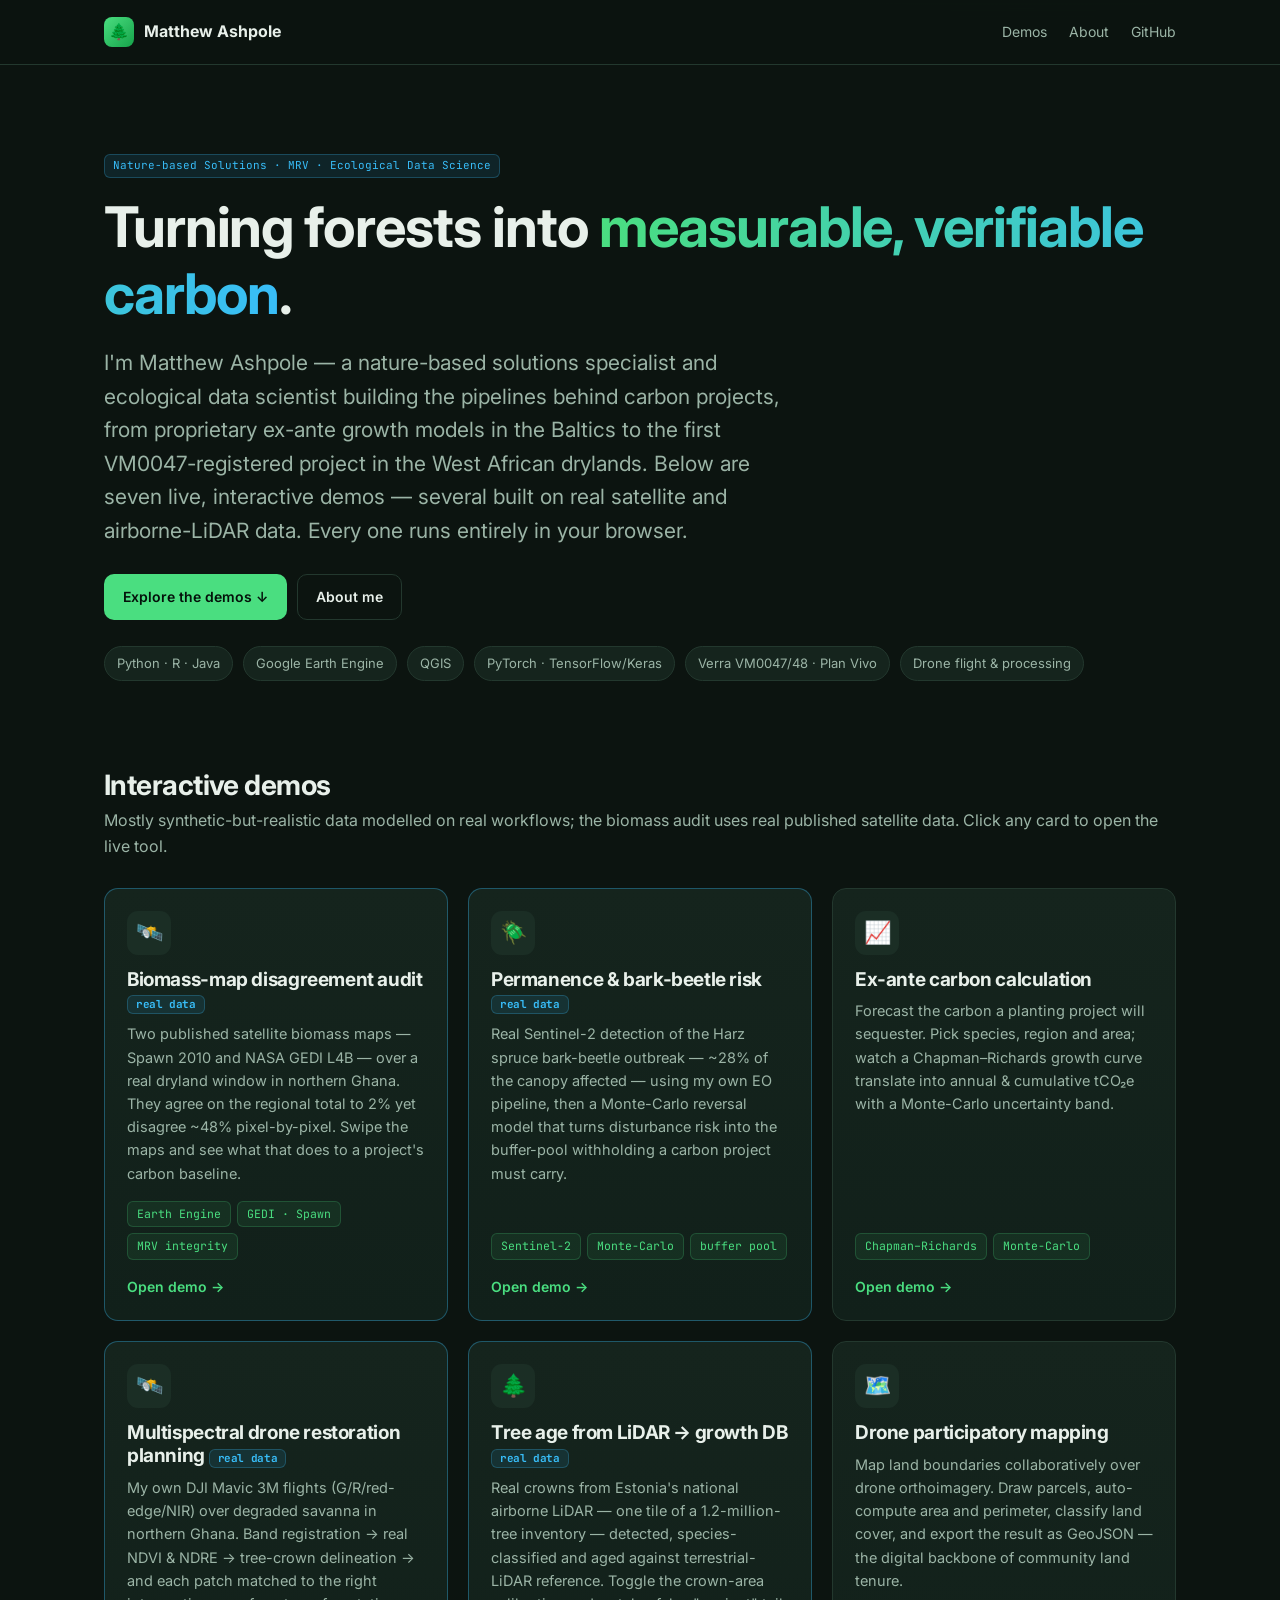
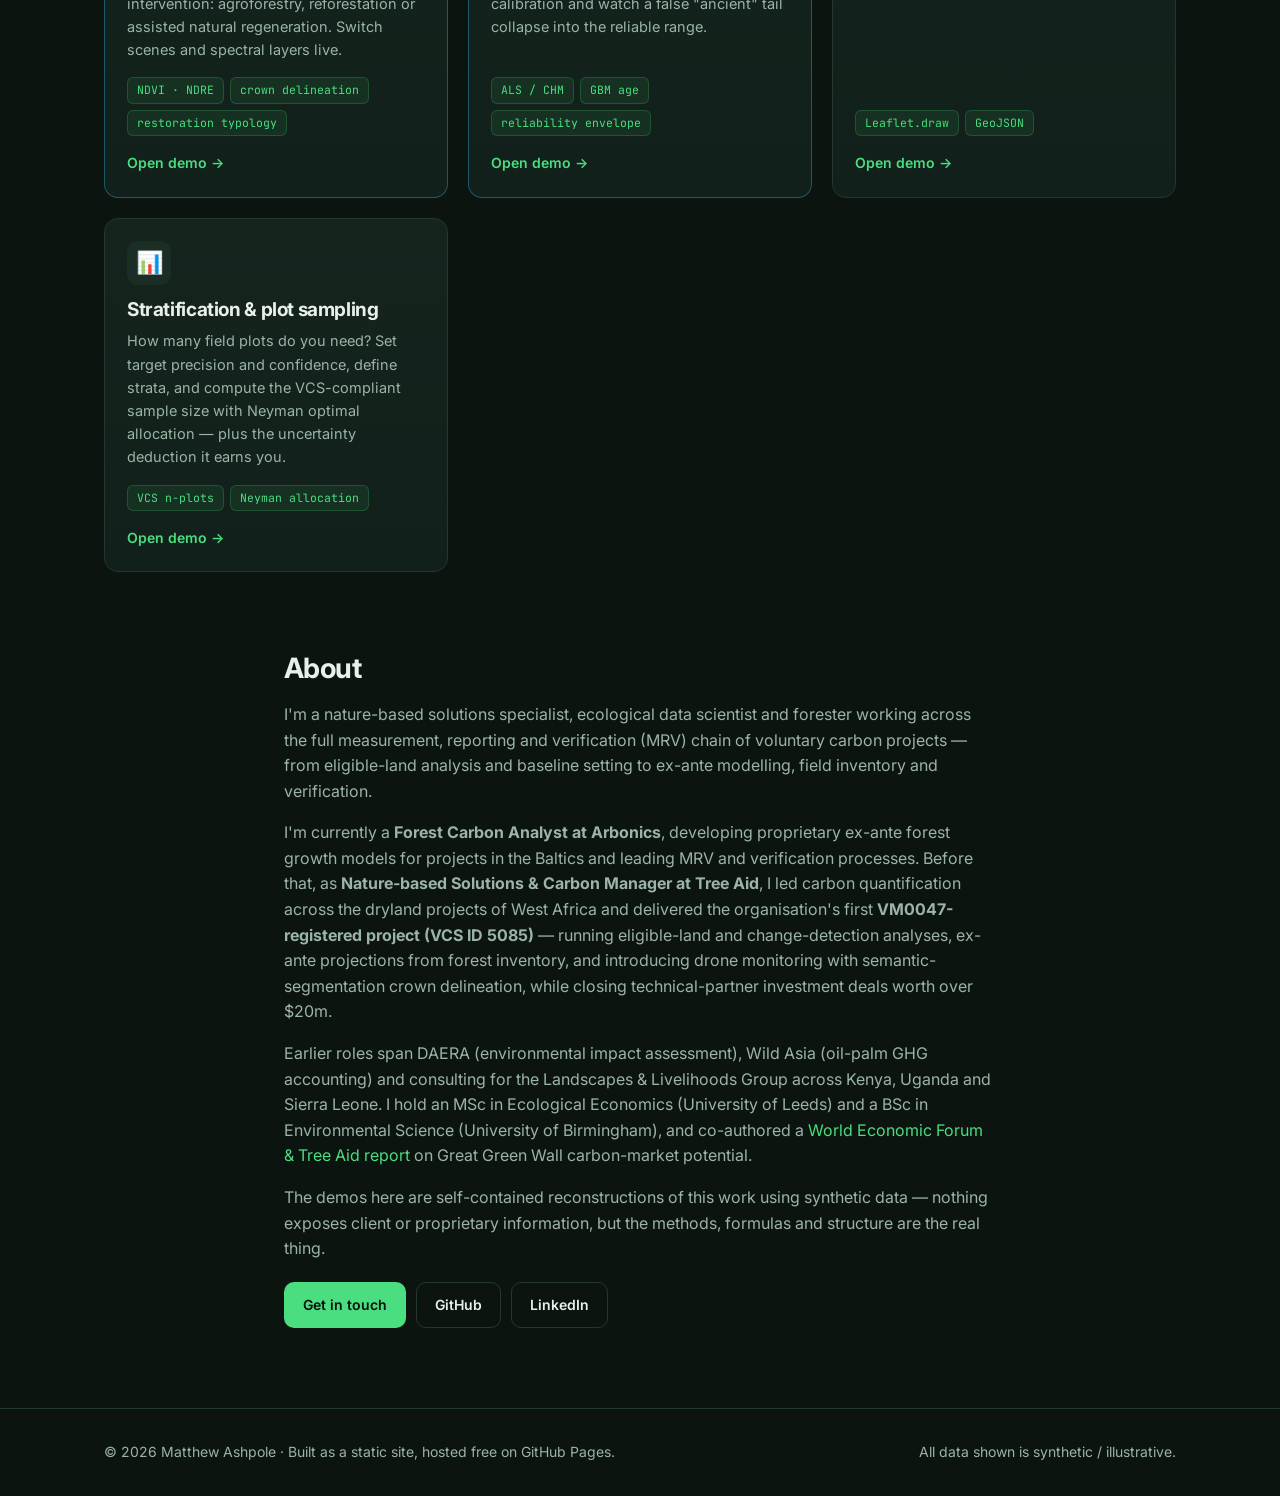
<file: index.html>
<!DOCTYPE html>
<html lang="en">
<head>
  <meta charset="UTF-8" />
  <meta name="viewport" content="width=device-width, initial-scale=1.0" />
  <title>Matthew Ashpole — Carbon MRV & Geospatial Data Science</title>
  <meta name="description" content="Interactive demos of forest carbon ex-ante estimation, LiDAR tree-age modelling, drone mapping, site eligibility and inventory sampling statistics." />
  <link rel="preconnect" href="https://fonts.googleapis.com" />
  <link href="https://fonts.googleapis.com/css2?family=Inter:wght@400;500;600;700&family=JetBrains+Mono:wght@400;500&display=swap" rel="stylesheet" />
  <link rel="stylesheet" href="assets/css/style.css" />
  <link rel="icon" href="data:image/svg+xml,<svg xmlns='http://www.w3.org/2000/svg' viewBox='0 0 100 100'><text y='.9em' font-size='90'>🌲</text></svg>" />
</head>
<body>
  <nav class="nav">
    <div class="container">
      <a class="brand" href="index.html"><span class="logo">🌲</span> Matthew Ashpole</a>
      <div class="nav-links">
        <a href="#demos">Demos</a>
        <a href="#about">About</a>
        <a href="https://github.com/ashpolematthew-arbonics" target="_blank" rel="noopener">GitHub</a>
      </div>
    </div>
  </nav>

  <header class="hero">
    <div class="container">
      <span class="badge">Nature-based Solutions · MRV · Ecological Data Science</span>
      <h1 style="margin-top:16px">Turning forests into <span class="grad">measurable, verifiable carbon</span>.</h1>
      <p class="lede">I'm Matthew Ashpole — a nature-based solutions specialist and ecological data scientist building the pipelines behind carbon projects, from proprietary ex-ante growth models in the Baltics to the first VM0047-registered project in the West African drylands. Below are seven live, interactive demos — several built on real satellite and airborne-LiDAR data. Every one runs entirely in your browser.</p>
      <div class="pill-row">
        <a class="btn btn-primary" href="#demos">Explore the demos ↓</a>
        <a class="btn btn-ghost" href="#about">About me</a>
      </div>
      <div class="pill-row" style="margin-top:26px">
        <span class="pill">Python · R · Java</span>
        <span class="pill">Google Earth Engine</span>
        <span class="pill">QGIS</span>
        <span class="pill">PyTorch · TensorFlow/Keras</span>
        <span class="pill">Verra VM0047/48 · Plan Vivo</span>
        <span class="pill">Drone flight & processing</span>
      </div>
    </div>
  </header>

  <main>
    <section class="section" id="demos">
      <div class="container">
        <h2>Interactive demos</h2>
        <p class="sub">Mostly synthetic-but-realistic data modelled on real workflows; the biomass audit uses real published satellite data. Click any card to open the live tool.</p>
        <div class="grid">

          <a class="card" href="demos/biomass-audit.html" style="border-color:rgba(56,189,248,.35)">
            <div class="icon">🛰️</div>
            <h3>Biomass-map disagreement audit <span class="badge">real data</span></h3>
            <p>Two published satellite biomass maps — Spawn 2010 and NASA GEDI L4B — over a real dryland window in northern Ghana. They agree on the regional total to 2% yet disagree ~48% pixel-by-pixel. Swipe the maps and see what that does to a project's carbon baseline.</p>
            <div class="tags"><span class="tag">Earth Engine</span><span class="tag">GEDI · Spawn</span><span class="tag">MRV integrity</span></div>
            <div class="go">Open demo →</div>
          </a>

          <a class="card" href="demos/permanence.html" style="border-color:rgba(56,189,248,.35)">
            <div class="icon">🪲</div>
            <h3>Permanence &amp; bark-beetle risk <span class="badge">real data</span></h3>
            <p>Real Sentinel-2 detection of the Harz spruce bark-beetle outbreak — ~28% of the canopy affected — using my own EO pipeline, then a Monte-Carlo reversal model that turns disturbance risk into the buffer-pool withholding a carbon project must carry.</p>
            <div class="tags"><span class="tag">Sentinel-2</span><span class="tag">Monte-Carlo</span><span class="tag">buffer pool</span></div>
            <div class="go">Open demo →</div>
          </a>

          <a class="card" href="demos/ex-ante.html">
            <div class="icon">📈</div>
            <h3>Ex-ante carbon calculation</h3>
            <p>Forecast the carbon a planting project will sequester. Pick species, region and area; watch a Chapman–Richards growth curve translate into annual & cumulative tCO₂e with a Monte-Carlo uncertainty band.</p>
            <div class="tags"><span class="tag">Chapman–Richards</span><span class="tag">Monte-Carlo</span></div>
            <div class="go">Open demo →</div>
          </a>

          <a class="card" href="demos/drone-multispectral.html" style="border-color:rgba(56,189,248,.35)">
            <div class="icon">🛰️</div>
            <h3>Multispectral drone restoration planning <span class="badge">real data</span></h3>
            <p>My own DJI Mavic 3M flights (G/R/red-edge/NIR) over degraded savanna in northern Ghana. Band registration → real NDVI &amp; NDRE → tree-crown delineation → and each patch matched to the right intervention: agroforestry, reforestation or assisted natural regeneration. Switch scenes and spectral layers live.</p>
            <div class="tags"><span class="tag">NDVI · NDRE</span><span class="tag">crown delineation</span><span class="tag">restoration typology</span></div>
            <div class="go">Open demo →</div>
          </a>

          <a class="card" href="demos/lidar-age.html" style="border-color:rgba(56,189,248,.35)">
            <div class="icon">🌲</div>
            <h3>Tree age from LiDAR → growth DB <span class="badge">real data</span></h3>
            <p>Real crowns from Estonia's national airborne LiDAR — one tile of a 1.2-million-tree inventory — detected, species-classified and aged against terrestrial-LiDAR reference. Toggle the crown-area calibration and watch a false "ancient" tail collapse into the reliable range.</p>
            <div class="tags"><span class="tag">ALS / CHM</span><span class="tag">GBM age</span><span class="tag">reliability envelope</span></div>
            <div class="go">Open demo →</div>
          </a>

          <a class="card" href="demos/participatory-mapping.html">
            <div class="icon">🗺️</div>
            <h3>Drone participatory mapping</h3>
            <p>Map land boundaries collaboratively over drone orthoimagery. Draw parcels, auto-compute area and perimeter, classify land cover, and export the result as GeoJSON — the digital backbone of community land tenure.</p>
            <div class="tags"><span class="tag">Leaflet.draw</span><span class="tag">GeoJSON</span></div>
            <div class="go">Open demo →</div>
          </a>

          <a class="card" href="demos/sampling.html">
            <div class="icon">📊</div>
            <h3>Stratification & plot sampling</h3>
            <p>How many field plots do you need? Set target precision and confidence, define strata, and compute the VCS-compliant sample size with Neyman optimal allocation — plus the uncertainty deduction it earns you.</p>
            <div class="tags"><span class="tag">VCS n-plots</span><span class="tag">Neyman allocation</span></div>
            <div class="go">Open demo →</div>
          </a>

        </div>
      </div>
    </section>

    <section class="section" id="about">
      <div class="container" style="max-width:760px">
        <h2>About</h2>
        <p class="muted">I'm a nature-based solutions specialist, ecological data scientist and forester working across the full measurement, reporting and verification (MRV) chain of voluntary carbon projects — from eligible-land analysis and baseline setting to ex-ante modelling, field inventory and verification.</p>
        <p class="muted">I'm currently a <strong>Forest Carbon Analyst at Arbonics</strong>, developing proprietary ex-ante forest growth models for projects in the Baltics and leading MRV and verification processes. Before that, as <strong>Nature-based Solutions &amp; Carbon Manager at Tree Aid</strong>, I led carbon quantification across the dryland projects of West Africa and delivered the organisation's first <strong>VM0047-registered project (VCS ID 5085)</strong> — running eligible-land and change-detection analyses, ex-ante projections from forest inventory, and introducing drone monitoring with semantic-segmentation crown delineation, while closing technical-partner investment deals worth over $20m.</p>
        <p class="muted">Earlier roles span DAERA (environmental impact assessment), Wild Asia (oil-palm GHG accounting) and consulting for the Landscapes &amp; Livelihoods Group across Kenya, Uganda and Sierra Leone. I hold an MSc in Ecological Economics (University of Leeds) and a BSc in Environmental Science (University of Birmingham), and co-authored a <a href="https://treeaid.org/wp-content/uploads/2026/01/report_realising_voluntary_carbon_market_sahelian.pdf?srsltid=AfmBOopRlZZ32UVC8usab6wZ2CTj3r050CoG203eO3UiUrRQAA5W1kiq" target="_blank" rel="noopener">World Economic Forum &amp; Tree Aid report</a> on Great Green Wall carbon-market potential.</p>
        <p class="muted">The demos here are self-contained reconstructions of this work using synthetic data — nothing exposes client or proprietary information, but the methods, formulas and structure are the real thing.</p>
        <div class="pill-row" style="margin-top:20px">
          <a class="btn btn-primary" href="mailto:ashpolematthew@gmail.com">Get in touch</a>
          <a class="btn btn-ghost" href="https://github.com/ashpolematthew-arbonics" target="_blank" rel="noopener">GitHub</a>
          <a class="btn btn-ghost" href="https://www.linkedin.com/in/matthewashpole/" target="_blank" rel="noopener">LinkedIn</a>
        </div>
      </div>
    </section>
  </main>

  <footer class="footer">
    <div class="container">
      <span>© <span id="yr"></span> Matthew Ashpole · Built as a static site, hosted free on GitHub Pages.</span>
      <span class="muted">All data shown is synthetic / illustrative.</span>
    </div>
  </footer>
  <script>document.getElementById('yr').textContent = new Date().getFullYear();</script>
</body>
</html>
</file>
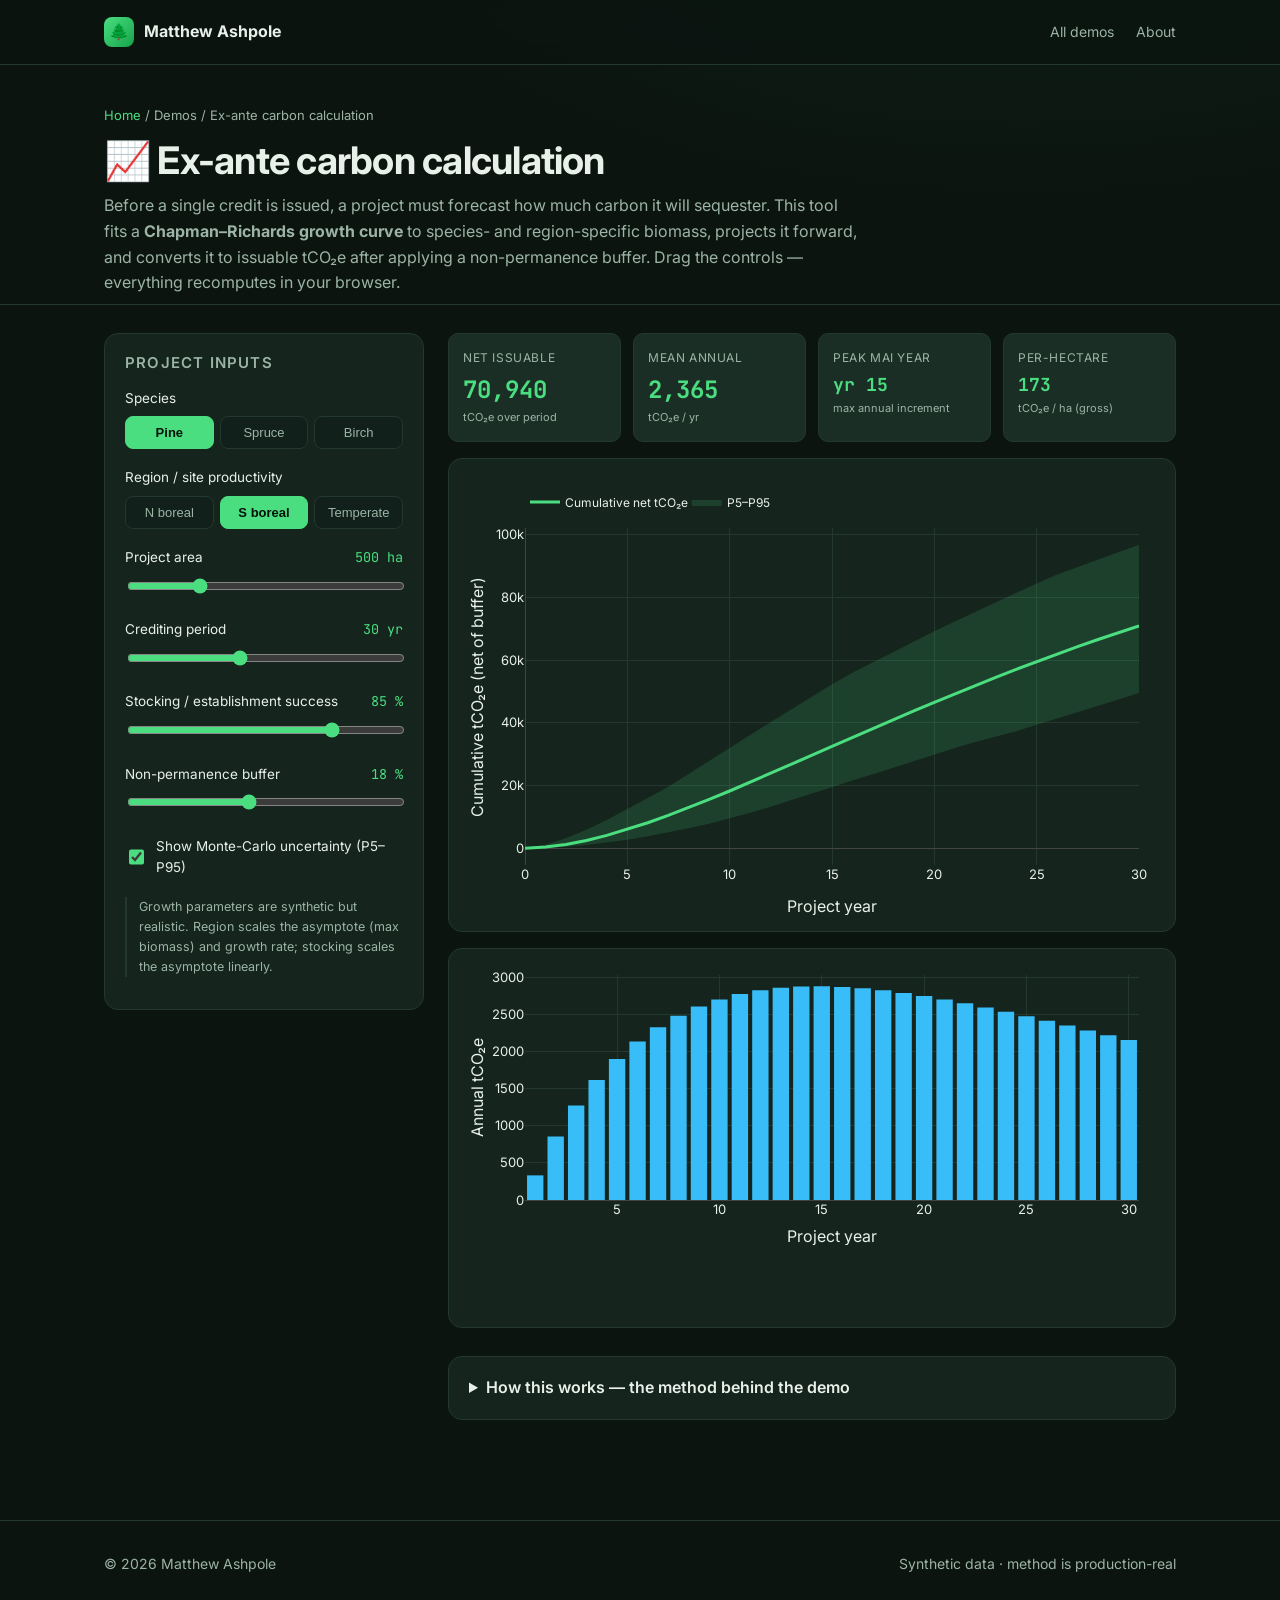
<file: demos/ex-ante.html>
<!DOCTYPE html>
<html lang="en">
<head>
  <meta charset="UTF-8" />
  <meta name="viewport" content="width=device-width, initial-scale=1.0" />
  <title>Ex-ante carbon calculation — Matthew Ashpole</title>
  <link href="https://fonts.googleapis.com/css2?family=Inter:wght@400;500;600;700&family=JetBrains+Mono:wght@400;500&display=swap" rel="stylesheet" />
  <link rel="stylesheet" href="../assets/css/style.css" />
  <link rel="icon" href="data:image/svg+xml,<svg xmlns='http://www.w3.org/2000/svg' viewBox='0 0 100 100'><text y='.9em' font-size='90'>🌲</text></svg>" />
  <script src="https://cdn.plot.ly/plotly-2.32.0.min.js" charset="utf-8"></script>
</head>
<body>
  <nav class="nav"><div class="container">
    <a class="brand" href="../index.html"><span class="logo">🌲</span> Matthew Ashpole</a>
    <div class="nav-links"><a href="../index.html#demos">All demos</a><a href="../index.html#about">About</a></div>
  </div></nav>

  <header class="demo-head"><div class="container">
    <div class="crumb"><a href="../index.html">Home</a> / Demos / Ex-ante carbon calculation</div>
    <h1>📈 Ex-ante carbon calculation</h1>
    <p>Before a single credit is issued, a project must forecast how much carbon it will sequester. This tool fits a <strong>Chapman–Richards growth curve</strong> to species- and region-specific biomass, projects it forward, and converts it to issuable tCO₂e after applying a non-permanence buffer. Drag the controls — everything recomputes in your browser.</p>
  </div></header>

  <div class="demo-body"><div class="container">
    <div class="layout">
      <aside class="panel controls">
        <h3>Project inputs</h3>

        <div class="ctl">
          <label>Species</label>
          <div class="seg" id="species">
            <button data-val="pine" class="active">Pine</button>
            <button data-val="spruce">Spruce</button>
            <button data-val="birch">Birch</button>
          </div>
        </div>

        <div class="ctl">
          <label>Region / site productivity</label>
          <div class="seg" id="region">
            <button data-val="north">N boreal</button>
            <button data-val="south" class="active">S boreal</button>
            <button data-val="temperate">Temperate</button>
          </div>
        </div>

        <div class="ctl">
          <label>Project area <span class="val" id="areaV">500 ha</span></label>
          <input type="range" id="area" min="10" max="2000" step="10" value="500" />
        </div>

        <div class="ctl">
          <label>Crediting period <span class="val" id="yearsV">30 yr</span></label>
          <input type="range" id="years" min="10" max="60" step="5" value="30" />
        </div>

        <div class="ctl">
          <label>Stocking / establishment success <span class="val" id="stockV">85 %</span></label>
          <input type="range" id="stock" min="40" max="100" step="5" value="85" />
        </div>

        <div class="ctl">
          <label>Non-permanence buffer <span class="val" id="bufV">18 %</span></label>
          <input type="range" id="buf" min="5" max="35" step="1" value="18" />
        </div>

        <div class="ctl">
          <label class="checkrow"><input type="checkbox" id="mc" checked /> Show Monte-Carlo uncertainty (P5–P95)</label>
        </div>

        <p class="note">Growth parameters are synthetic but realistic. Region scales the asymptote (max biomass) and growth rate; stocking scales the asymptote linearly.</p>
      </aside>

      <main>
        <div class="stat-row">
          <div class="stat"><div class="k">Net issuable</div><div class="v" id="sTotal">—</div><div class="muted" style="font-size:11px">tCO₂e over period</div></div>
          <div class="stat"><div class="k">Mean annual</div><div class="v" id="sAnnual">—</div><div class="muted" style="font-size:11px">tCO₂e / yr</div></div>
          <div class="stat"><div class="k">Peak MAI year</div><div class="v small" id="sPeak">—</div><div class="muted" style="font-size:11px">max annual increment</div></div>
          <div class="stat"><div class="k">Per-hectare</div><div class="v small" id="sHa">—</div><div class="muted" style="font-size:11px">tCO₂e / ha (gross)</div></div>
        </div>

        <div class="viz"><div id="plot" class="plot"></div></div>
        <div class="viz" style="margin-top:16px"><div id="plot2" class="plot" style="height:280px"></div></div>

        <div class="method">
          <details>
            <summary>How this works — the method behind the demo</summary>
            <div class="body">
              <p>Biomass accumulation is modelled with the <strong>Chapman–Richards</strong> function, the workhorse of forest growth modelling:</p>
              <p class="mono eq">B(t) = B<sub>max</sub> · (1 − e<sup>−k·t</sup>)<sup>p</sup></p>
              <p>where <code>B_max</code> is the asymptotic biomass (tCO₂e/ha) set by species × site, <code>k</code> governs growth rate and <code>p</code> the sigmoidal shape. Annual carbon increment is the year-on-year difference, multiplied by project area and stocking.</p>
              <p>The <strong>uncertainty band</strong> comes from a Monte-Carlo run (250 draws) that perturbs <code>k</code> and <code>p</code> within calibration bounds, then takes the P5–P95 envelope — mirroring how ex-ante uncertainty is propagated in practice.</p>
              <p>Net issuable credits apply a <strong>non-permanence buffer</strong> withholding (à la Verra AFOLU): <code>net = gross × (1 − buffer)</code>. In production this also nets out baseline and leakage; those are held at zero here for clarity.</p>
            </div>
          </details>
        </div>
      </main>
    </div>
  </div></div>

  <footer class="footer"><div class="container">
    <span>© <span id="yr"></span> Matthew Ashpole</span><span class="muted">Synthetic data · method is production-real</span>
  </div></footer>

  <script src="../assets/js/common.js"></script>
  <script src="../assets/js/ex-ante.js"></script>
  <script>document.getElementById('yr').textContent = new Date().getFullYear();</script>
</body>
</html>
</file>
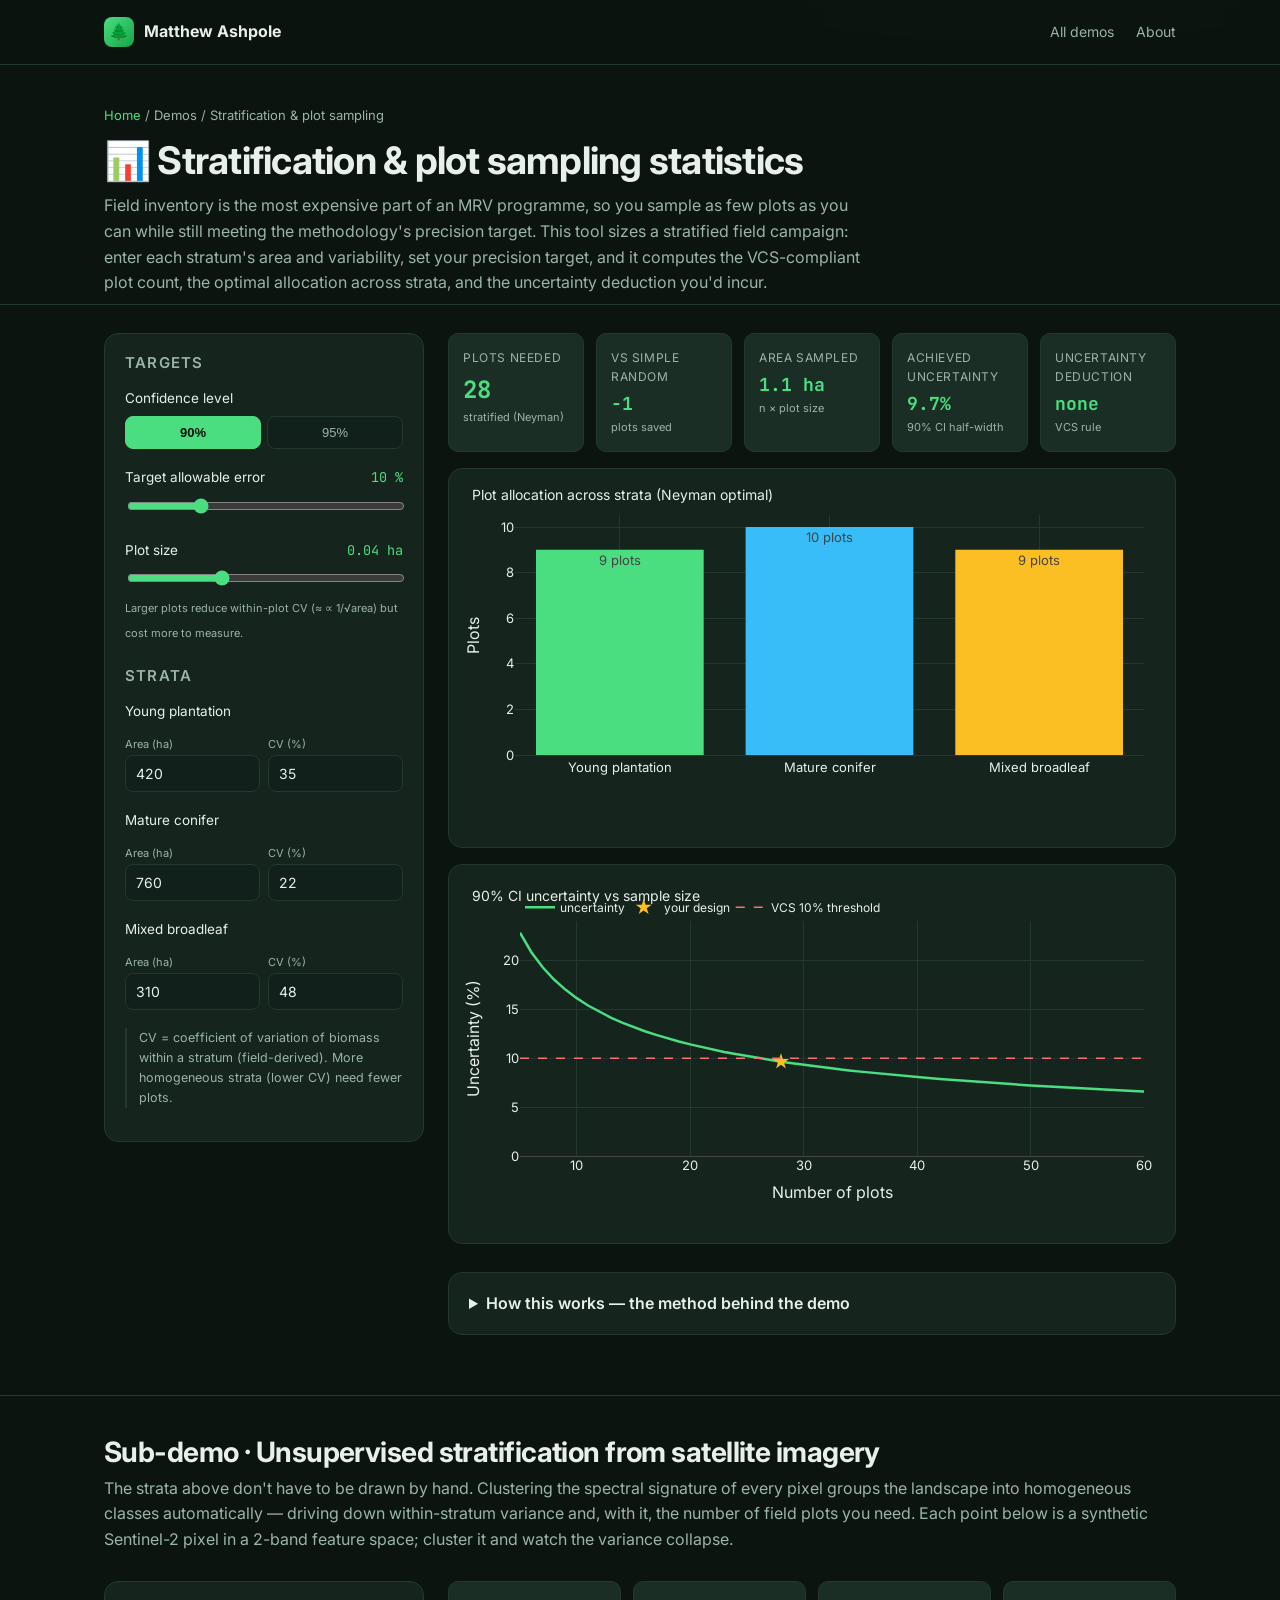
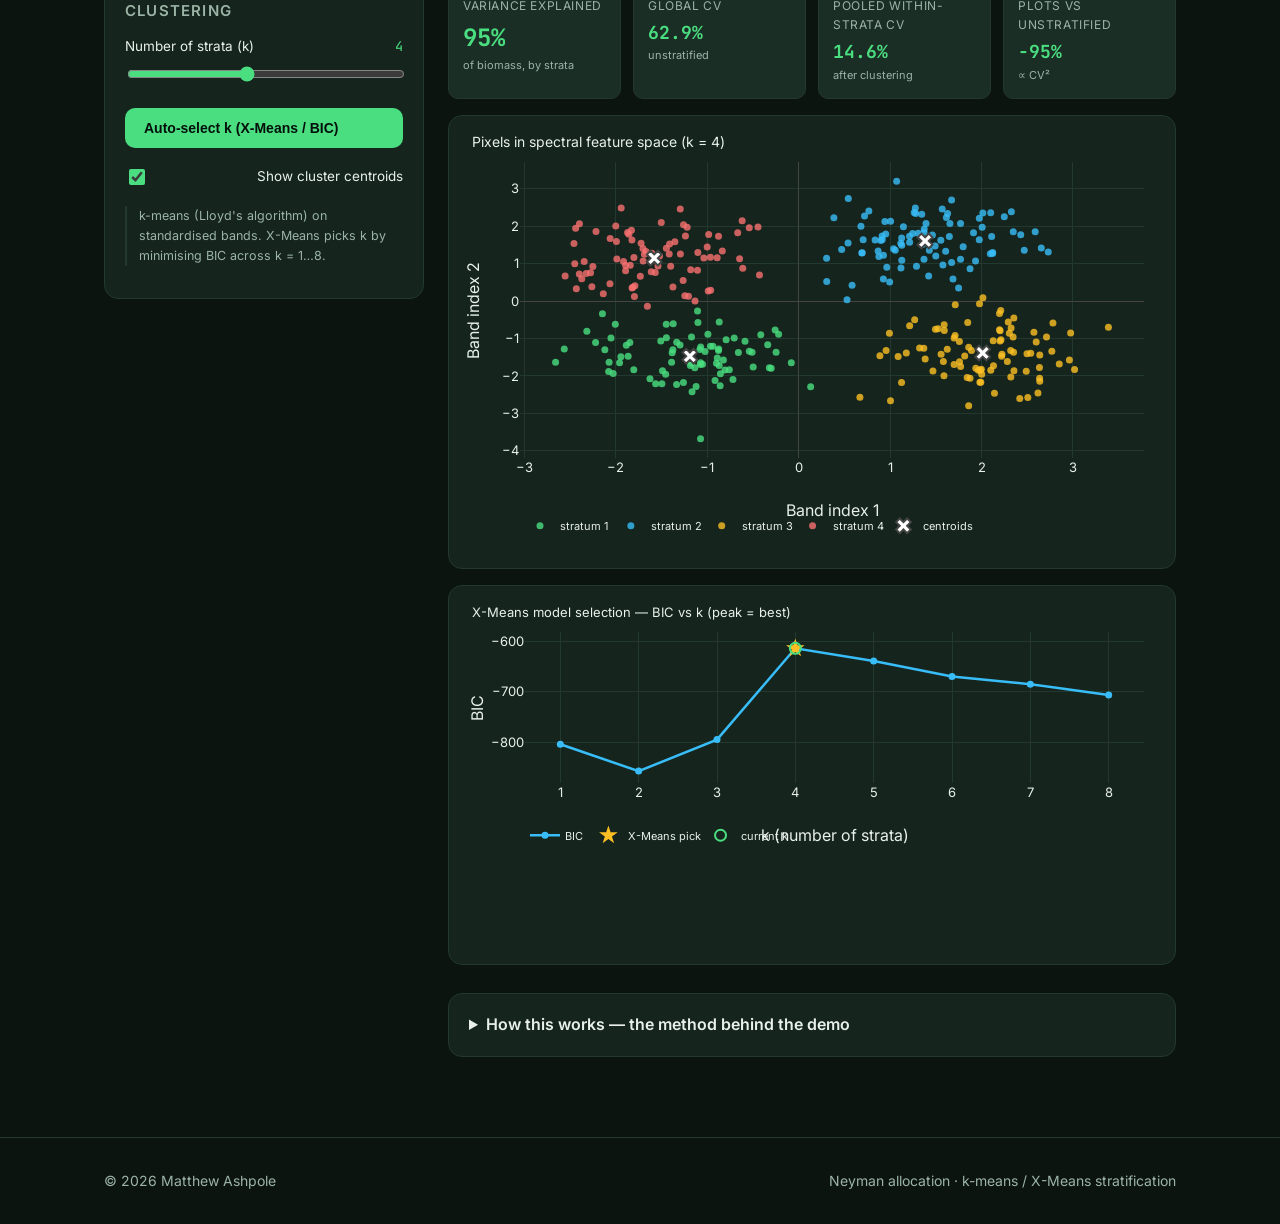
<file: demos/sampling.html>
<!DOCTYPE html>
<html lang="en">
<head>
  <meta charset="UTF-8" />
  <meta name="viewport" content="width=device-width, initial-scale=1.0" />
  <title>Stratification & plot sampling — Matthew Ashpole</title>
  <link href="https://fonts.googleapis.com/css2?family=Inter:wght@400;500;600;700&family=JetBrains+Mono:wght@400;500&display=swap" rel="stylesheet" />
  <link rel="stylesheet" href="../assets/css/style.css" />
  <link rel="icon" href="data:image/svg+xml,<svg xmlns='http://www.w3.org/2000/svg' viewBox='0 0 100 100'><text y='.9em' font-size='90'>🌲</text></svg>" />
  <script src="https://cdn.plot.ly/plotly-2.32.0.min.js" charset="utf-8"></script>
</head>
<body>
  <nav class="nav"><div class="container">
    <a class="brand" href="../index.html"><span class="logo">🌲</span> Matthew Ashpole</a>
    <div class="nav-links"><a href="../index.html#demos">All demos</a><a href="../index.html#about">About</a></div>
  </div></nav>

  <header class="demo-head"><div class="container">
    <div class="crumb"><a href="../index.html">Home</a> / Demos / Stratification &amp; plot sampling</div>
    <h1>📊 Stratification &amp; plot sampling statistics</h1>
    <p>Field inventory is the most expensive part of an MRV programme, so you sample as few plots as you can while still meeting the methodology's precision target. This tool sizes a stratified field campaign: enter each stratum's area and variability, set your precision target, and it computes the VCS-compliant plot count, the optimal allocation across strata, and the uncertainty deduction you'd incur.</p>
  </div></header>

  <div class="demo-body"><div class="container">
    <div class="layout">
      <aside class="panel controls">
        <h3>Targets</h3>
        <div class="ctl">
          <label>Confidence level</label>
          <div class="seg" id="conf">
            <button data-val="90" class="active">90%</button>
            <button data-val="95">95%</button>
          </div>
        </div>
        <div class="ctl">
          <label>Target allowable error <span class="val" id="errV">10 %</span></label>
          <input type="range" id="err" min="5" max="25" step="1" value="10" />
        </div>
        <div class="ctl">
          <label>Plot size <span class="val" id="psV">0.04 ha</span></label>
          <input type="range" id="ps" min="1" max="10" step="1" value="4" />
          <span class="muted" style="font-size:11px">Larger plots reduce within-plot CV (≈ ∝ 1/√area) but cost more to measure.</span>
        </div>

        <h3 style="margin-top:22px">Strata</h3>
        <div id="strata"></div>
        <p class="note">CV = coefficient of variation of biomass within a stratum (field-derived). More homogeneous strata (lower CV) need fewer plots.</p>
      </aside>

      <main>
        <div class="stat-row">
          <div class="stat"><div class="k">Plots needed</div><div class="v" id="sN">—</div><div class="muted" style="font-size:11px">stratified (Neyman)</div></div>
          <div class="stat"><div class="k">Vs simple random</div><div class="v small" id="sSRS">—</div><div class="muted" style="font-size:11px">plots saved</div></div>
          <div class="stat"><div class="k">Area sampled</div><div class="v small" id="sSamp">—</div><div class="muted" style="font-size:11px">n × plot size</div></div>
          <div class="stat"><div class="k">Achieved uncertainty</div><div class="v small" id="sUnc">—</div><div class="muted" style="font-size:11px">90% CI half-width</div></div>
          <div class="stat"><div class="k">Uncertainty deduction</div><div class="v small" id="sDed">—</div><div class="muted" style="font-size:11px">VCS rule</div></div>
        </div>

        <div class="viz"><div id="alloc" class="plot" style="height:320px"></div></div>
        <div class="viz" style="margin-top:16px"><div id="curve" class="plot" style="height:320px"></div></div>

        <div class="method"><details>
          <summary>How this works — the method behind the demo</summary>
          <div class="body">
            <p>For a target relative error <code>E</code> at confidence <code>t</code>, the stratified sample size with <strong>Neyman optimal allocation</strong> (large-population form) is:</p>
            <p class="mono eq">n = (t / E)² · (Σ W<sub>h</sub>·CV<sub>h</sub>)²</p>
            <p>where <code>W_h</code> is each stratum's area weight and <code>CV_h</code> its coefficient of variation. Plots are allocated <span class="mono eq">n<sub>h</sub> = n · (W<sub>h</sub>CV<sub>h</sub>) / Σ W<sub>h</sub>CV<sub>h</sub></span> — more plots go to bigger, more variable strata. The naïve <strong>simple-random</strong> alternative uses the pooled CV <span class="mono eq">√(Σ W<sub>h</sub>CV<sub>h</sub>²)</span>; the difference is the efficiency you buy with stratification.</p>
            <p>The <strong>uncertainty deduction</strong> follows the VCS rule of thumb: when the 90% confidence half-width exceeds 10% of the estimate, the creditable amount is reduced by the excess — a direct financial incentive to sample enough.</p>
          </div>
        </details></div>
      </main>
    </div>
  </div></div>

  <!-- ===== Sub-demo: unsupervised stratification from satellite imagery ===== -->
  <div class="section" style="border-top:1px solid var(--border)"><div class="container">
    <h2>Sub-demo · Unsupervised stratification from satellite imagery</h2>
    <p class="sub">The strata above don't have to be drawn by hand. Clustering the spectral signature of every pixel groups the landscape into homogeneous classes automatically — driving down within-stratum variance and, with it, the number of field plots you need. Each point below is a synthetic Sentinel-2 pixel in a 2-band feature space; cluster it and watch the variance collapse.</p>
    <div class="layout">
      <aside class="panel controls">
        <h3>Clustering</h3>
        <div class="ctl">
          <label>Number of strata (k) <span class="val" id="kV">4</span></label>
          <input type="range" id="k" min="1" max="8" step="1" value="4" />
        </div>
        <div class="ctl">
          <button class="btn btn-primary" id="autok" style="width:100%">Auto-select k (X-Means / BIC)</button>
        </div>
        <div class="ctl">
          <label class="checkrow"><input type="checkbox" id="showCent" checked /> Show cluster centroids</label>
        </div>
        <p class="note">k-means (Lloyd's algorithm) on standardised bands. X-Means picks k by minimising BIC across k = 1…8.</p>
      </aside>
      <main>
        <div class="stat-row">
          <div class="stat"><div class="k">Variance explained</div><div class="v" id="cR2">—</div><div class="muted" style="font-size:11px">of biomass, by strata</div></div>
          <div class="stat"><div class="k">Global CV</div><div class="v small" id="cGlobal">—</div><div class="muted" style="font-size:11px">unstratified</div></div>
          <div class="stat"><div class="k">Pooled within-strata CV</div><div class="v small" id="cWithin">—</div><div class="muted" style="font-size:11px">after clustering</div></div>
          <div class="stat"><div class="k">Plots vs unstratified</div><div class="v small" id="cPlots">—</div><div class="muted" style="font-size:11px">∝ CV²</div></div>
        </div>
        <div class="viz"><div id="scatter" class="plot" style="height:420px"></div></div>
        <div class="viz" style="margin-top:16px"><div id="bic" class="plot" style="height:260px"></div></div>

        <div class="method"><details>
          <summary>How this works — the method behind the demo</summary>
          <div class="body">
            <p>Each pixel carries a spectral feature vector (here two standardised bands — think NDVI and a SWIR/NIR index). <strong>k-means</strong> partitions the feature space into <em>k</em> compact clusters by iteratively assigning pixels to the nearest centroid and recomputing centroids until convergence.</p>
            <p>A latent biomass value is correlated with the spectral features, so spectrally-homogeneous clusters are also biomass-homogeneous. <strong>Variance explained</strong> is <span class="mono eq">R² = 1 − (Σ W<sub>k</sub>·σ²<sub>k</sub>) / σ²<sub>total</sub></span> — the share of biomass variance the strata capture. Because required plots scale with CV², cutting the pooled within-stratum CV translates directly into fewer plots (shown above).</p>
            <p><strong>X-Means</strong> automates the choice of <em>k</em>: it fits k-means for a range of <em>k</em> and selects the value that minimises the Bayesian Information Criterion (BIC), balancing fit against model complexity — the same family as Weka's <code>XMeans</code>. The lower panel plots BIC vs <em>k</em> with the selected value marked.</p>
          </div>
        </details></div>
      </main>
    </div>
  </div></div>

  <footer class="footer"><div class="container">
    <span>© <span id="yr"></span> Matthew Ashpole</span><span class="muted">Neyman allocation · k-means / X-Means stratification</span>
  </div></footer>

  <script src="../assets/js/common.js"></script>
  <script src="../assets/js/sampling.js"></script>
  <script src="../assets/js/clustering.js"></script>
  <script>document.getElementById('yr').textContent = new Date().getFullYear();</script>
</body>
</html>
</file>
<file: assets/css/style.css>
/* ===== Design tokens ===== */
:root {
  --bg:        #0c1410;
  --bg-soft:   #11201a;
  --panel:     #15241d;
  --panel-2:   #1b2e25;
  --border:    #23382e;
  --text:      #e8f0ea;
  --muted:     #9bb4a6;
  --accent:    #4ade80;
  --accent-2:  #38bdf8;
  --warn:      #fbbf24;
  --danger:    #f87171;
  --radius:    14px;
  --shadow:    0 10px 30px rgba(0,0,0,.35);
  --maxw:      1120px;
  --font:      'Inter', system-ui, -apple-system, Segoe UI, Roboto, sans-serif;
  --mono:      'JetBrains Mono', ui-monospace, SFMono-Regular, Menlo, monospace;
}

* { box-sizing: border-box; }
html { scroll-behavior: smooth; }
body {
  margin: 0;
  font-family: var(--font);
  background: radial-gradient(1200px 600px at 80% -10%, rgba(22,163,74,.10) 0, transparent 60%), var(--bg);
  background-color: var(--bg);
  color: var(--text);
  line-height: 1.6;
  -webkit-font-smoothing: antialiased;
}
a { color: var(--accent); text-decoration: none; }
a:hover { text-decoration: underline; }
h1, h2, h3 { line-height: 1.2; font-weight: 700; letter-spacing: -0.02em; }
.container { max-width: var(--maxw); margin: 0 auto; padding: 0 24px; }
.muted { color: var(--muted); }
.mono { font-family: var(--mono); }

/* ===== Nav ===== */
.nav {
  position: sticky; top: 0; z-index: 1000;
  backdrop-filter: blur(10px);
  background: rgba(12,20,16,.72);
  border-bottom: 1px solid var(--border);
}
.nav .container { display: flex; align-items: center; justify-content: space-between; height: 64px; }
.brand { display: flex; align-items: center; gap: 10px; font-weight: 700; color: var(--text); }
.brand:hover { text-decoration: none; }
.brand .logo {
  width: 30px; height: 30px; border-radius: 8px;
  background: linear-gradient(135deg, var(--accent), #16a34a);
  display: grid; place-items: center; font-size: 16px;
}
.nav-links { display: flex; gap: 22px; font-size: 14px; }
.nav-links a { color: var(--muted); }
.nav-links a:hover { color: var(--text); text-decoration: none; }

/* ===== Hero ===== */
.hero { padding: 86px 0 48px; }
.hero h1 { font-size: clamp(34px, 5vw, 56px); margin: 0 0 18px; }
.hero .grad { background: linear-gradient(90deg, var(--accent), var(--accent-2)); -webkit-background-clip: text; background-clip: text; color: transparent; }
.hero p.lede { font-size: clamp(17px, 2vw, 21px); color: var(--muted); max-width: 680px; margin: 0 0 26px; }
.pill-row { display: flex; flex-wrap: wrap; gap: 10px; margin-top: 22px; }
.pill { font-size: 13px; color: var(--muted); border: 1px solid var(--border); background: var(--panel); padding: 6px 12px; border-radius: 999px; }

/* ===== Buttons ===== */
.btn { display: inline-flex; align-items: center; gap: 8px; padding: 11px 18px; border-radius: 10px; font-weight: 600; font-size: 14px; cursor: pointer; border: 1px solid transparent; transition: .15s; }
.btn:hover { text-decoration: none; transform: translateY(-1px); }
.btn-primary { background: var(--accent); color: #04110a; }
.btn-primary:hover { background: #66e89a; }
.btn-ghost { background: transparent; border-color: var(--border); color: var(--text); }
.btn-ghost:hover { border-color: var(--accent); }

/* ===== Demo grid ===== */
.section { padding: 40px 0; }
.section h2 { font-size: 28px; margin: 0 0 6px; }
.section .sub { color: var(--muted); margin: 0 0 28px; }
.grid { display: grid; grid-template-columns: repeat(auto-fill, minmax(330px, 1fr)); gap: 20px; }
.card {
  background: linear-gradient(180deg, var(--panel), var(--bg-soft));
  border: 1px solid var(--border);
  border-radius: var(--radius);
  padding: 22px;
  transition: .18s;
  display: flex; flex-direction: column;
}
.card:hover { transform: translateY(-3px); border-color: var(--accent); box-shadow: var(--shadow); text-decoration: none; }
.card .icon { width: 44px; height: 44px; border-radius: 11px; display: grid; place-items: center; font-size: 22px; background: var(--panel-2); margin-bottom: 14px; }
.card h3 { margin: 0 0 8px; font-size: 19px; color: var(--text); }
.card p { margin: 0 0 16px; color: var(--muted); font-size: 14.5px; flex: 1; }
.card .tags { display: flex; flex-wrap: wrap; gap: 6px; }
.tag { font-size: 11.5px; color: var(--accent); background: rgba(74,222,128,.08); border: 1px solid rgba(74,222,128,.2); padding: 3px 9px; border-radius: 6px; font-family: var(--mono); }
.card .go { margin-top: 16px; font-weight: 600; color: var(--accent); font-size: 14px; }

/* ===== Demo page layout ===== */
.demo-head { padding: 40px 0 8px; border-bottom: 1px solid var(--border); }
.crumb { font-size: 13px; color: var(--muted); margin-bottom: 12px; }
.demo-head h1 { font-size: clamp(26px, 4vw, 38px); margin: 0 0 10px; }
.demo-head p { color: var(--muted); max-width: 760px; margin: 0; }
.demo-body { padding: 28px 0 60px; }
.layout { display: grid; grid-template-columns: 320px 1fr; gap: 24px; align-items: start; }
@media (max-width: 860px) { .layout { grid-template-columns: 1fr; } }

.panel { background: var(--panel); border: 1px solid var(--border); border-radius: var(--radius); padding: 20px; }
.panel h3 { font-size: 15px; text-transform: uppercase; letter-spacing: .08em; color: var(--muted); margin: 0 0 16px; font-weight: 600; }
.controls .ctl { margin-bottom: 18px; }
.controls label { display: flex; justify-content: space-between; font-size: 13.5px; margin-bottom: 7px; color: var(--text); }
.controls label .val { color: var(--accent); font-family: var(--mono); }
.controls input[type=range] { width: 100%; accent-color: var(--accent); }
.controls select, .controls input[type=number] {
  width: 100%; background: var(--bg-soft); border: 1px solid var(--border); color: var(--text);
  padding: 9px 10px; border-radius: 8px; font-size: 14px; font-family: var(--font);
}
.seg { display: flex; gap: 6px; flex-wrap: wrap; }
.seg button { flex: 1; min-width: 64px; background: var(--bg-soft); border: 1px solid var(--border); color: var(--muted); padding: 8px; border-radius: 8px; cursor: pointer; font-size: 13px; transition: .12s; }
.seg button.active { background: var(--accent); color: #04110a; border-color: var(--accent); font-weight: 600; }
.seg.grid2 { display: grid; grid-template-columns: 1fr 1fr; gap: 6px; }
.seg.grid2 button { flex: none; min-width: 0; white-space: normal; line-height: 1.15; padding: 9px 6px; }
.checkrow { display: flex; align-items: center; gap: 9px; margin-bottom: 11px; font-size: 14px; cursor: pointer; }
.checkrow input { accent-color: var(--accent); width: 16px; height: 16px; }

.viz { background: var(--panel); border: 1px solid var(--border); border-radius: var(--radius); padding: 16px; min-height: 380px; }
.plot { width: 100%; height: 440px; }
#map { width: 100%; height: 540px; border-radius: 10px; }

.stat-row { display: grid; grid-template-columns: repeat(auto-fit, minmax(130px,1fr)); gap: 12px; margin-bottom: 16px; }
.stat { background: var(--panel-2); border: 1px solid var(--border); border-radius: 10px; padding: 14px; }
.stat .k { font-size: 12px; color: var(--muted); text-transform: uppercase; letter-spacing: .05em; }
.stat .v { font-size: 24px; font-weight: 700; color: var(--accent); font-family: var(--mono); margin-top: 4px; }
.stat .v.small { font-size: 18px; }

.note { font-size: 12.5px; color: var(--muted); margin-top: 14px; border-left: 2px solid var(--border); padding-left: 12px; }
.method { margin-top: 28px; }
.method details { background: var(--panel); border: 1px solid var(--border); border-radius: var(--radius); padding: 4px 20px; }
.method summary { cursor: pointer; padding: 14px 0; font-weight: 600; }
.method .body { padding: 4px 0 18px; color: var(--muted); font-size: 14.5px; }
.method code, .mono.eq { font-family: var(--mono); background: var(--bg-soft); padding: 2px 6px; border-radius: 5px; font-size: 13px; color: var(--accent-2); }

/* ===== Footer ===== */
.footer { border-top: 1px solid var(--border); padding: 32px 0; color: var(--muted); font-size: 14px; margin-top: 40px; }
.footer .container { display: flex; justify-content: space-between; flex-wrap: wrap; gap: 12px; }

.badge { display:inline-block; font-size:11px; font-family:var(--mono); padding:2px 8px; border-radius:6px; background:rgba(56,189,248,.1); color:var(--accent-2); border:1px solid rgba(56,189,248,.25); }
/* swipe comparison divider */
.swipe-divider { position:absolute; top:0; bottom:0; width:0; z-index:450; pointer-events:none; }
.swipe-divider .line { position:absolute; top:0; bottom:0; left:-1px; width:2px; background:rgba(255,255,255,.9); box-shadow:0 0 6px rgba(0,0,0,.6); }
.swipe-divider .grip { position:absolute; top:50%; left:-18px; width:36px; height:36px; margin-top:-18px; border-radius:50%; background:#fff; color:#04110a; display:grid; place-items:center; font-size:15px; font-weight:700; cursor:ew-resize; pointer-events:auto; box-shadow:0 2px 8px rgba(0,0,0,.5); }
.swipe-tag { position:absolute; top:10px; z-index:450; font-size:12px; font-weight:600; color:#fff; background:rgba(4,17,10,.7); padding:4px 9px; border-radius:6px; pointer-events:none; }
.px-crisp { image-rendering: pixelated; image-rendering: crisp-edges; }

.legend { display:flex; flex-wrap:wrap; gap:14px; font-size:13px; margin-top:12px; }
.legend span { display:flex; align-items:center; gap:6px; }
.legend i { width:14px; height:14px; border-radius:3px; display:inline-block; }
</file>
